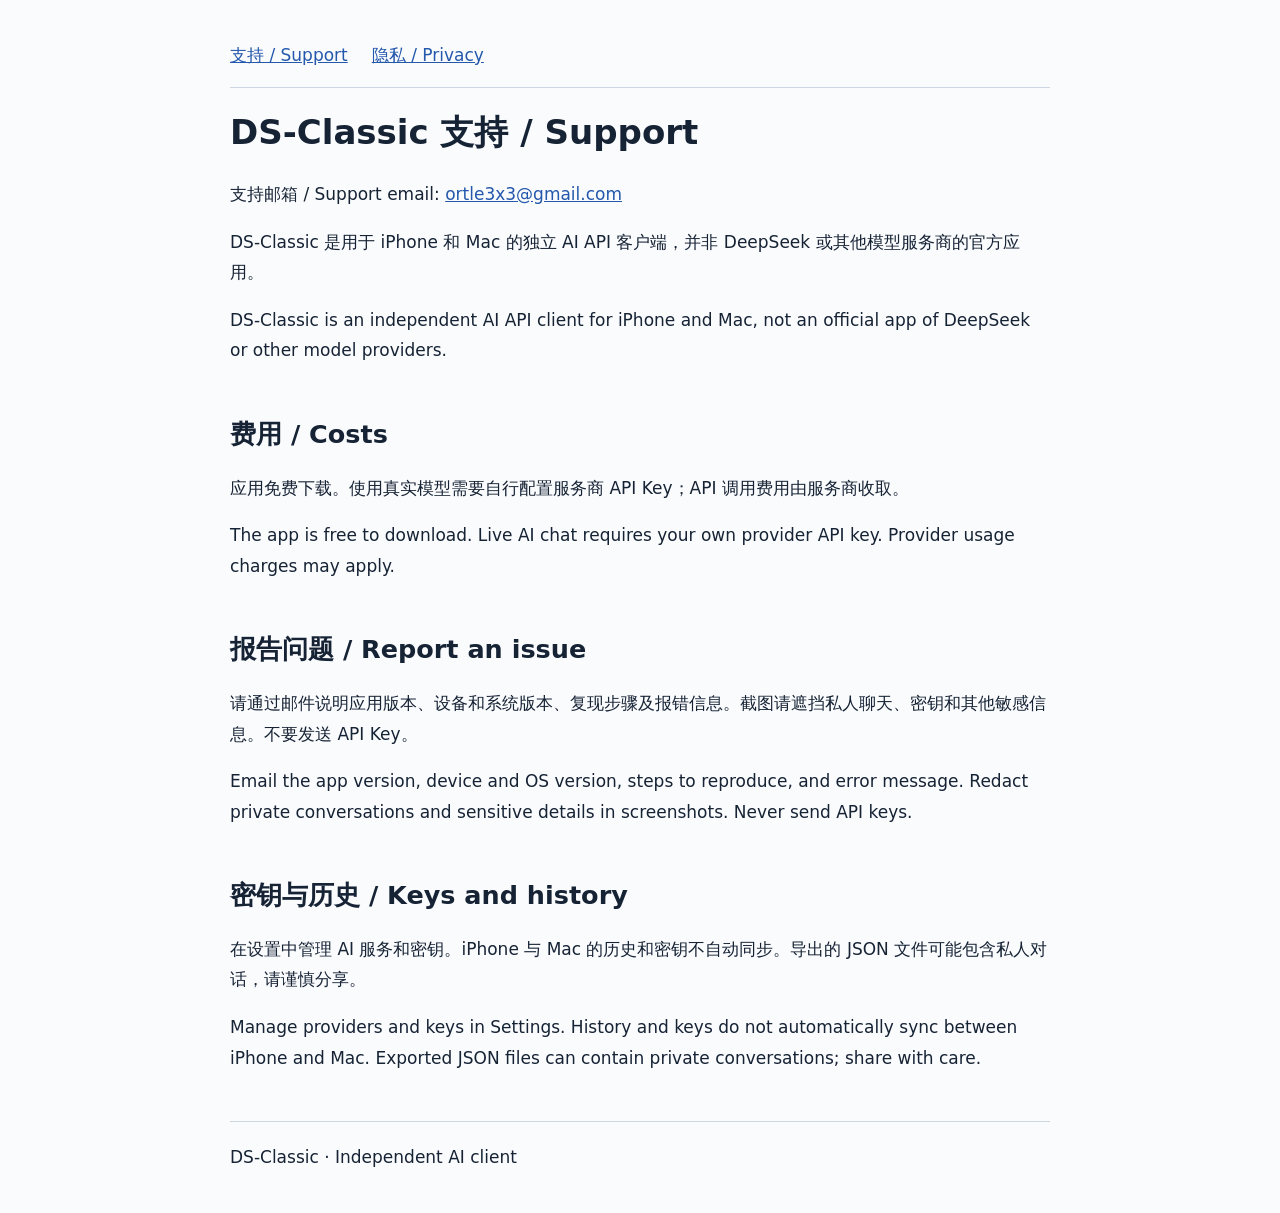
<file: index.html>
<!doctype html>
<html lang="zh-CN"><head><meta charset="utf-8"><meta name="viewport" content="width=device-width,initial-scale=1"><title>DS-Classic · Support</title><link rel="stylesheet" href="style.css"></head><body><nav><a href="index.html">支持 / Support</a><a href="privacy.html">隐私 / Privacy</a></nav><main><h1>DS-Classic 支持 / Support</h1><p>支持邮箱 / Support email: <a href="mailto:ortle3x3@gmail.com">ortle3x3@gmail.com</a></p><p>DS-Classic 是用于 iPhone 和 Mac 的独立 AI API 客户端，并非 DeepSeek 或其他模型服务商的官方应用。</p><p>DS-Classic is an independent AI API client for iPhone and Mac, not an official app of DeepSeek or other model providers.</p><h2>费用 / Costs</h2><p>应用免费下载。使用真实模型需要自行配置服务商 API Key；API 调用费用由服务商收取。</p><p>The app is free to download. Live AI chat requires your own provider API key. Provider usage charges may apply.</p><h2>报告问题 / Report an issue</h2><p>请通过邮件说明应用版本、设备和系统版本、复现步骤及报错信息。截图请遮挡私人聊天、密钥和其他敏感信息。不要发送 API Key。</p><p>Email the app version, device and OS version, steps to reproduce, and error message. Redact private conversations and sensitive details in screenshots. Never send API keys.</p><h2>密钥与历史 / Keys and history</h2><p>在设置中管理 AI 服务和密钥。iPhone 与 Mac 的历史和密钥不自动同步。导出的 JSON 文件可能包含私人对话，请谨慎分享。</p><p>Manage providers and keys in Settings. History and keys do not automatically sync between iPhone and Mac. Exported JSON files can contain private conversations; share with care.</p></main><footer>DS-Classic · Independent AI client</footer></body></html>
</file>
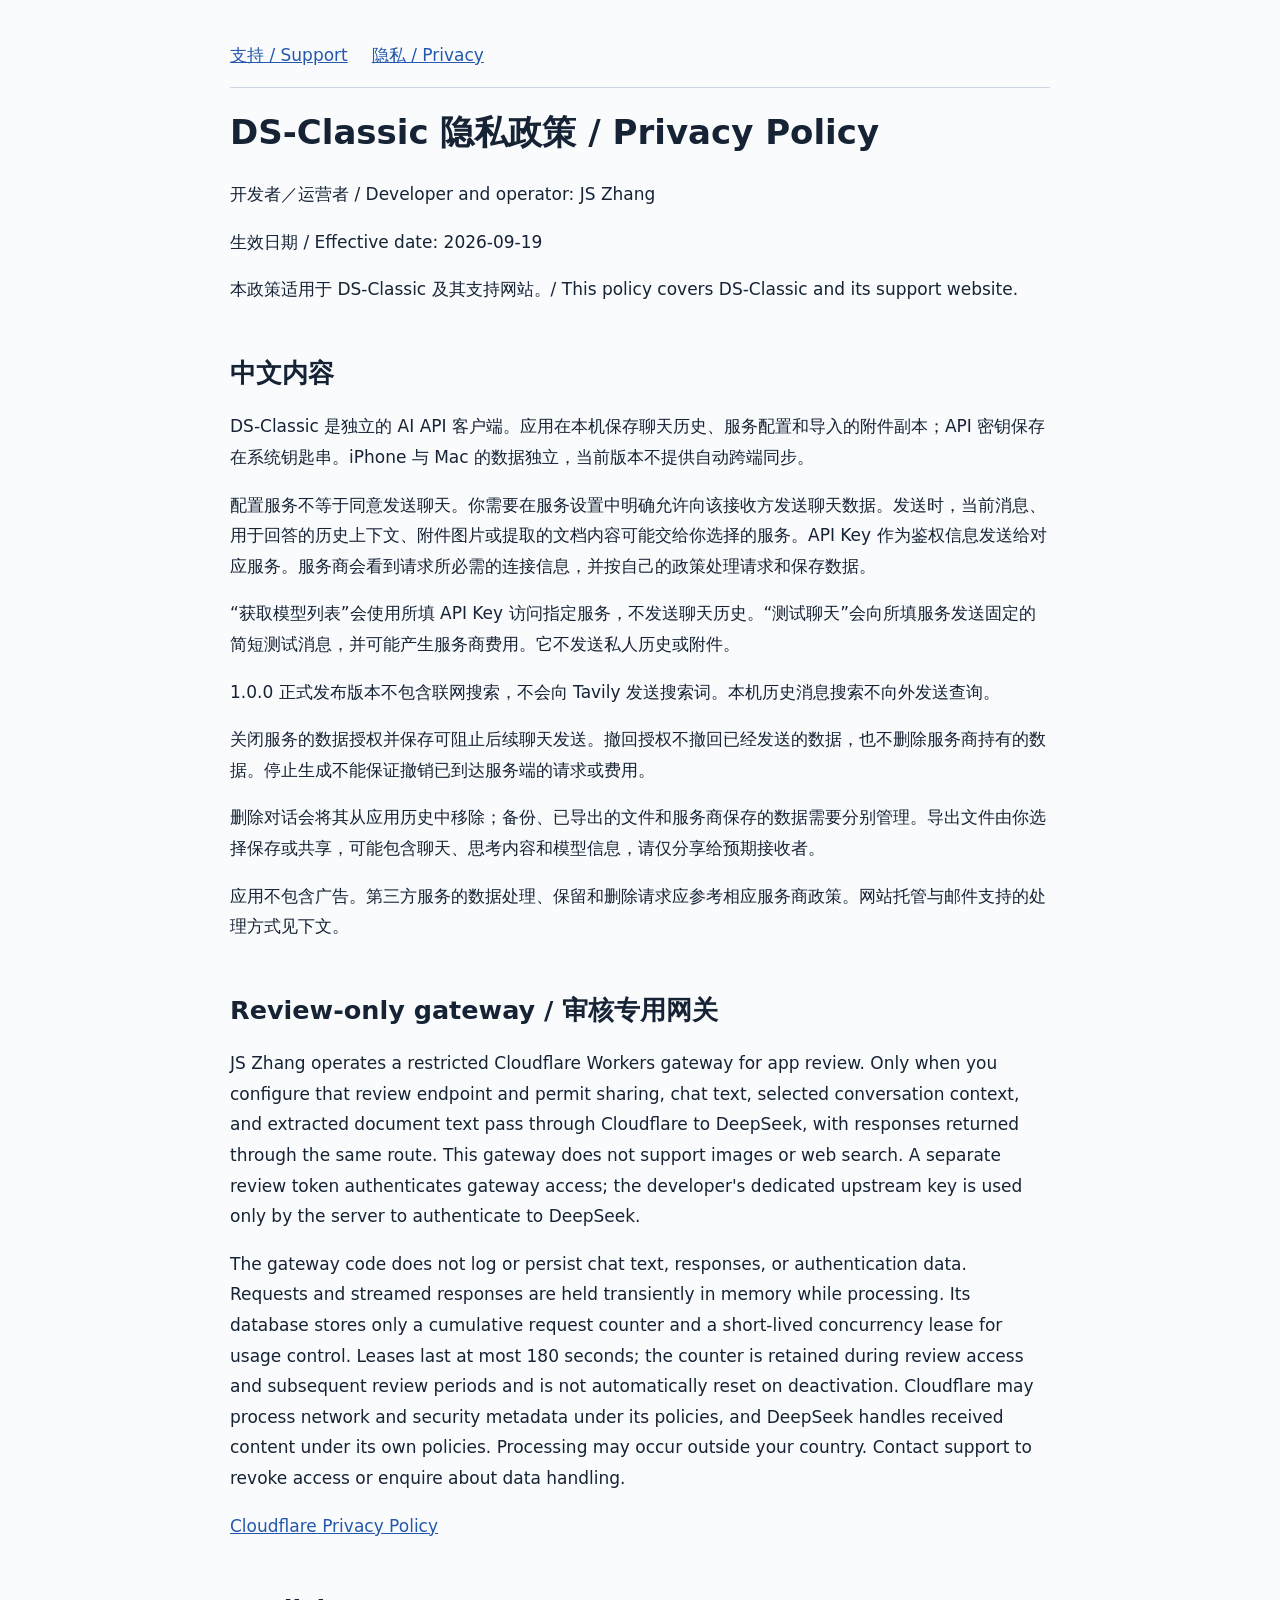
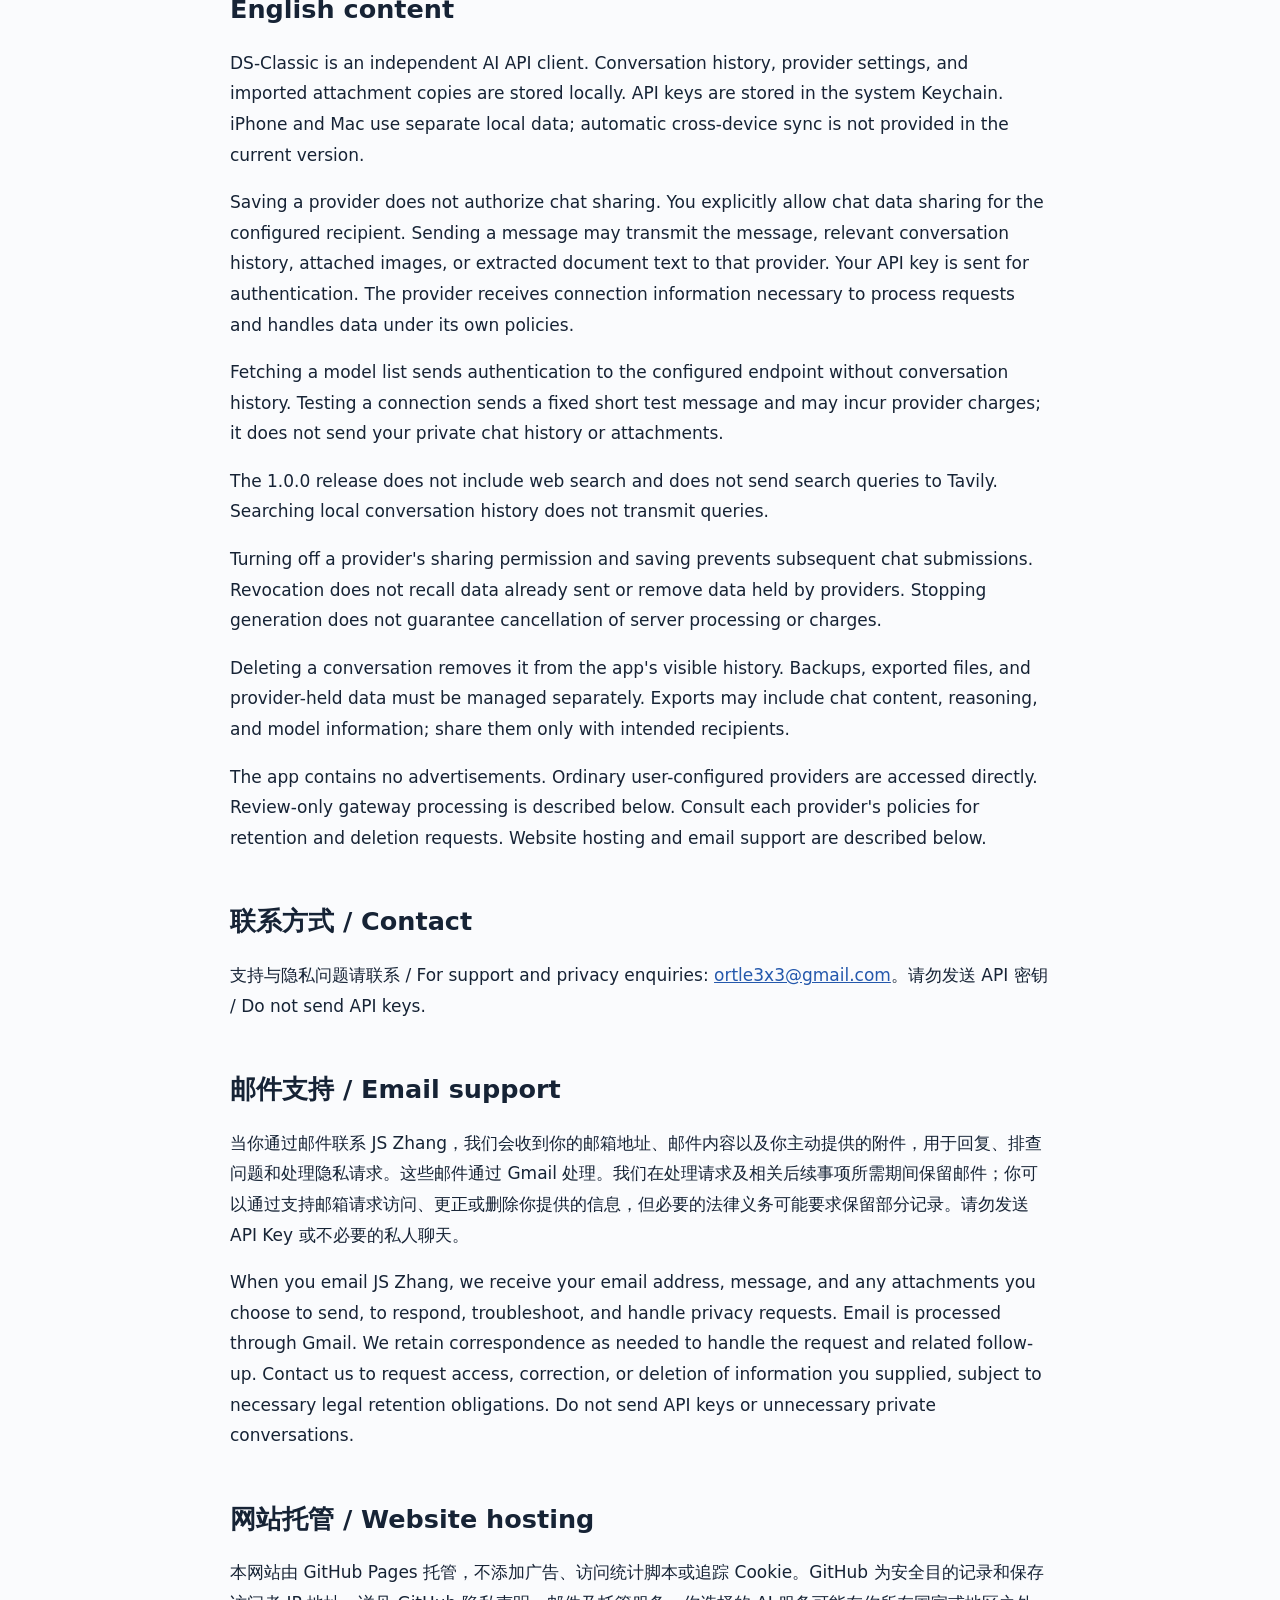
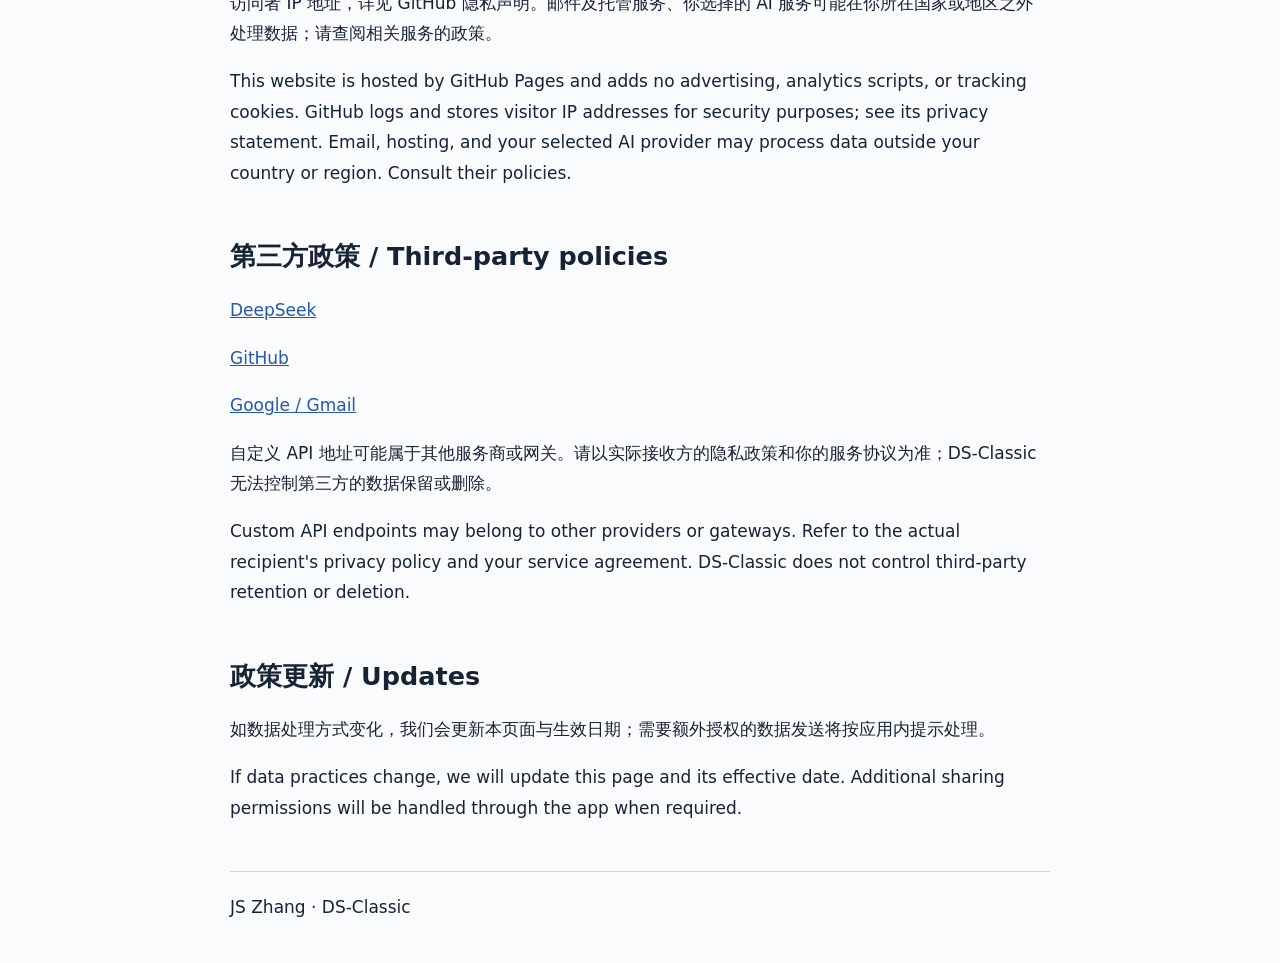
<file: privacy.html>
<!doctype html>
<html lang="zh-CN"><head><meta charset="utf-8"><meta name="viewport" content="width=device-width,initial-scale=1"><title>DS-Classic · Privacy</title><link rel="stylesheet" href="style.css"></head><body><nav><a href="index.html">支持 / Support</a><a href="privacy.html">隐私 / Privacy</a></nav><main><h1>DS-Classic 隐私政策 / Privacy Policy</h1><p>开发者／运营者 / Developer and operator: JS Zhang</p><p>生效日期 / Effective date: 2026-09-19</p><p>本政策适用于 DS-Classic 及其支持网站。/ This policy covers DS-Classic and its support website.</p><h2>中文内容</h2><p>DS-Classic 是独立的 AI API 客户端。应用在本机保存聊天历史、服务配置和导入的附件副本；API 密钥保存在系统钥匙串。iPhone 与 Mac 的数据独立，当前版本不提供自动跨端同步。</p><p>配置服务不等于同意发送聊天。你需要在服务设置中明确允许向该接收方发送聊天数据。发送时，当前消息、用于回答的历史上下文、附件图片或提取的文档内容可能交给你选择的服务。API Key 作为鉴权信息发送给对应服务。服务商会看到请求所必需的连接信息，并按自己的政策处理请求和保存数据。</p><p>“获取模型列表”会使用所填 API Key 访问指定服务，不发送聊天历史。“测试聊天”会向所填服务发送固定的简短测试消息，并可能产生服务商费用。它不发送私人历史或附件。</p><p>1.0.0 正式发布版本不包含联网搜索，不会向 Tavily 发送搜索词。本机历史消息搜索不向外发送查询。</p><p>关闭服务的数据授权并保存可阻止后续聊天发送。撤回授权不撤回已经发送的数据，也不删除服务商持有的数据。停止生成不能保证撤销已到达服务端的请求或费用。</p><p>删除对话会将其从应用历史中移除；备份、已导出的文件和服务商保存的数据需要分别管理。导出文件由你选择保存或共享，可能包含聊天、思考内容和模型信息，请仅分享给预期接收者。</p><p>应用不包含广告。第三方服务的数据处理、保留和删除请求应参考相应服务商政策。网站托管与邮件支持的处理方式见下文。</p><h2>Review-only gateway / &#23457;&#26680;&#19987;&#29992;&#32593;&#20851;</h2><p>JS Zhang operates a restricted Cloudflare Workers gateway for app review. Only when you configure that review endpoint and permit sharing, chat text, selected conversation context, and extracted document text pass through Cloudflare to DeepSeek, with responses returned through the same route. This gateway does not support images or web search. A separate review token authenticates gateway access; the developer's dedicated upstream key is used only by the server to authenticate to DeepSeek.</p><p>The gateway code does not log or persist chat text, responses, or authentication data. Requests and streamed responses are held transiently in memory while processing. Its database stores only a cumulative request counter and a short-lived concurrency lease for usage control. Leases last at most 180 seconds; the counter is retained during review access and subsequent review periods and is not automatically reset on deactivation. Cloudflare may process network and security metadata under its policies, and DeepSeek handles received content under its own policies. Processing may occur outside your country. Contact support to revoke access or enquire about data handling.</p><p><a href="https://www.cloudflare.com/privacypolicy/">Cloudflare Privacy Policy</a></p><h2>English content</h2><p>DS-Classic is an independent AI API client. Conversation history, provider settings, and imported attachment copies are stored locally. API keys are stored in the system Keychain. iPhone and Mac use separate local data; automatic cross-device sync is not provided in the current version.</p><p>Saving a provider does not authorize chat sharing. You explicitly allow chat data sharing for the configured recipient. Sending a message may transmit the message, relevant conversation history, attached images, or extracted document text to that provider. Your API key is sent for authentication. The provider receives connection information necessary to process requests and handles data under its own policies.</p><p>Fetching a model list sends authentication to the configured endpoint without conversation history. Testing a connection sends a fixed short test message and may incur provider charges; it does not send your private chat history or attachments.</p><p>The 1.0.0 release does not include web search and does not send search queries to Tavily. Searching local conversation history does not transmit queries.</p><p>Turning off a provider&#x27;s sharing permission and saving prevents subsequent chat submissions. Revocation does not recall data already sent or remove data held by providers. Stopping generation does not guarantee cancellation of server processing or charges.</p><p>Deleting a conversation removes it from the app&#x27;s visible history. Backups, exported files, and provider-held data must be managed separately. Exports may include chat content, reasoning, and model information; share them only with intended recipients.</p><p>The app contains no advertisements. Ordinary user-configured providers are accessed directly. Review-only gateway processing is described below. Consult each provider&#x27;s policies for retention and deletion requests. Website hosting and email support are described below.</p><h2>联系方式 / Contact</h2><p>支持与隐私问题请联系 / For support and privacy enquiries: <a href="mailto:ortle3x3@gmail.com">ortle3x3@gmail.com</a>。请勿发送 API 密钥 / Do not send API keys.</p><h2>邮件支持 / Email support</h2><p>当你通过邮件联系 JS Zhang，我们会收到你的邮箱地址、邮件内容以及你主动提供的附件，用于回复、排查问题和处理隐私请求。这些邮件通过 Gmail 处理。我们在处理请求及相关后续事项所需期间保留邮件；你可以通过支持邮箱请求访问、更正或删除你提供的信息，但必要的法律义务可能要求保留部分记录。请勿发送 API Key 或不必要的私人聊天。</p><p>When you email JS Zhang, we receive your email address, message, and any attachments you choose to send, to respond, troubleshoot, and handle privacy requests. Email is processed through Gmail. We retain correspondence as needed to handle the request and related follow-up. Contact us to request access, correction, or deletion of information you supplied, subject to necessary legal retention obligations. Do not send API keys or unnecessary private conversations.</p><h2>网站托管 / Website hosting</h2><p>本网站由 GitHub Pages 托管，不添加广告、访问统计脚本或追踪 Cookie。GitHub 为安全目的记录和保存访问者 IP 地址，详见 GitHub 隐私声明。邮件及托管服务、你选择的 AI 服务可能在你所在国家或地区之外处理数据；请查阅相关服务的政策。</p><p>This website is hosted by GitHub Pages and adds no advertising, analytics scripts, or tracking cookies. GitHub logs and stores visitor IP addresses for security purposes; see its privacy statement. Email, hosting, and your selected AI provider may process data outside your country or region. Consult their policies.</p><h2>第三方政策 / Third-party policies</h2><p><a href="https://cdn.deepseek.com/policies/en-US/deepseek-privacy-policy.html">DeepSeek</a></p><p><a href="https://docs.github.com/en/site-policy/privacy-policies/github-general-privacy-statement">GitHub</a></p><p><a href="https://policies.google.com/privacy">Google / Gmail</a></p><p>自定义 API 地址可能属于其他服务商或网关。请以实际接收方的隐私政策和你的服务协议为准；DS-Classic 无法控制第三方的数据保留或删除。</p><p>Custom API endpoints may belong to other providers or gateways. Refer to the actual recipient&#x27;s privacy policy and your service agreement. DS-Classic does not control third-party retention or deletion.</p><h2>政策更新 / Updates</h2><p>如数据处理方式变化，我们会更新本页面与生效日期；需要额外授权的数据发送将按应用内提示处理。</p><p>If data practices change, we will update this page and its effective date. Additional sharing permissions will be handled through the app when required.</p></main><footer>JS Zhang · DS-Classic</footer></body></html>
</file>
<file: style.css>
body{font:17px/1.8 system-ui,sans-serif;max-width:820px;margin:auto;padding:40px 24px;color:#162335;background:#fafbfd}nav{display:flex;gap:24px;border-bottom:1px solid #cdd7e4;padding-bottom:16px}a{color:#2458ac}h1,h2{line-height:1.35}h2{margin-top:2em}footer{margin-top:48px;border-top:1px solid #cdd7e4;padding-top:20px}p{overflow-wrap:anywhere}
</file>
